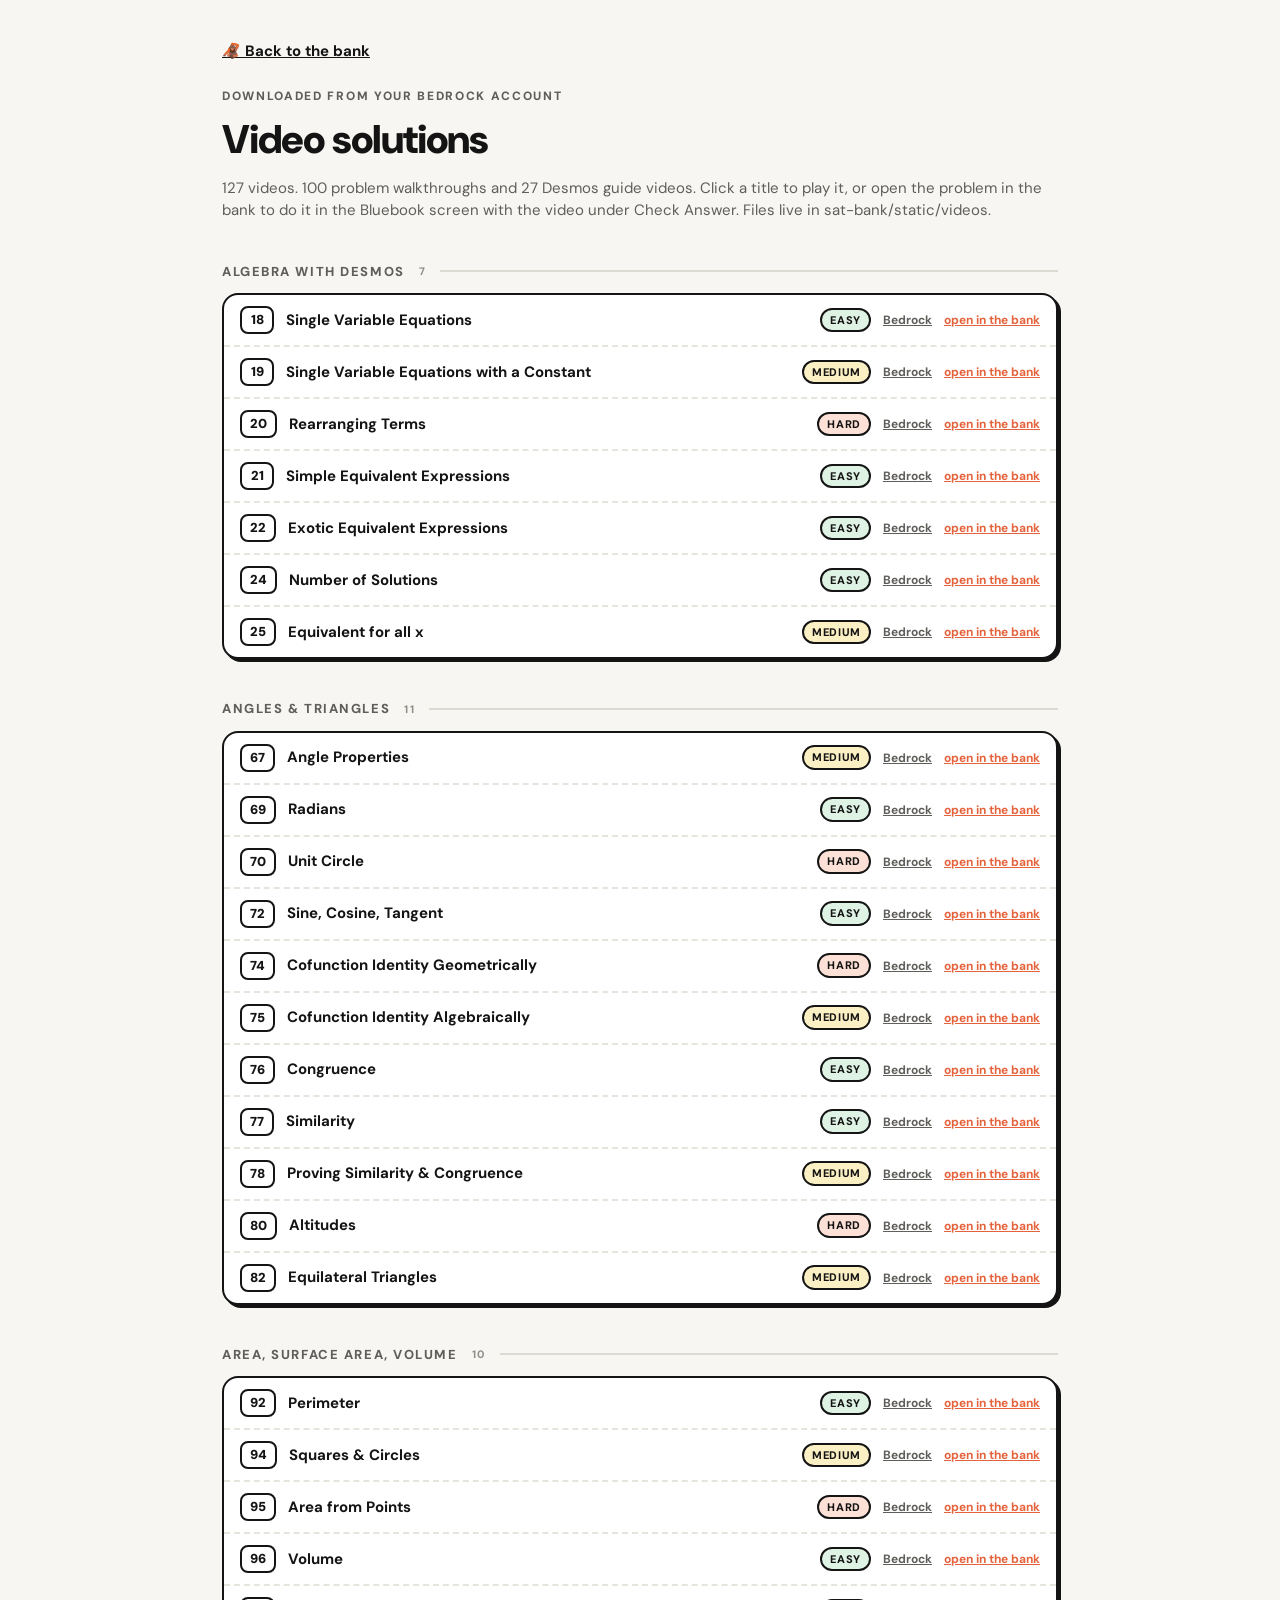
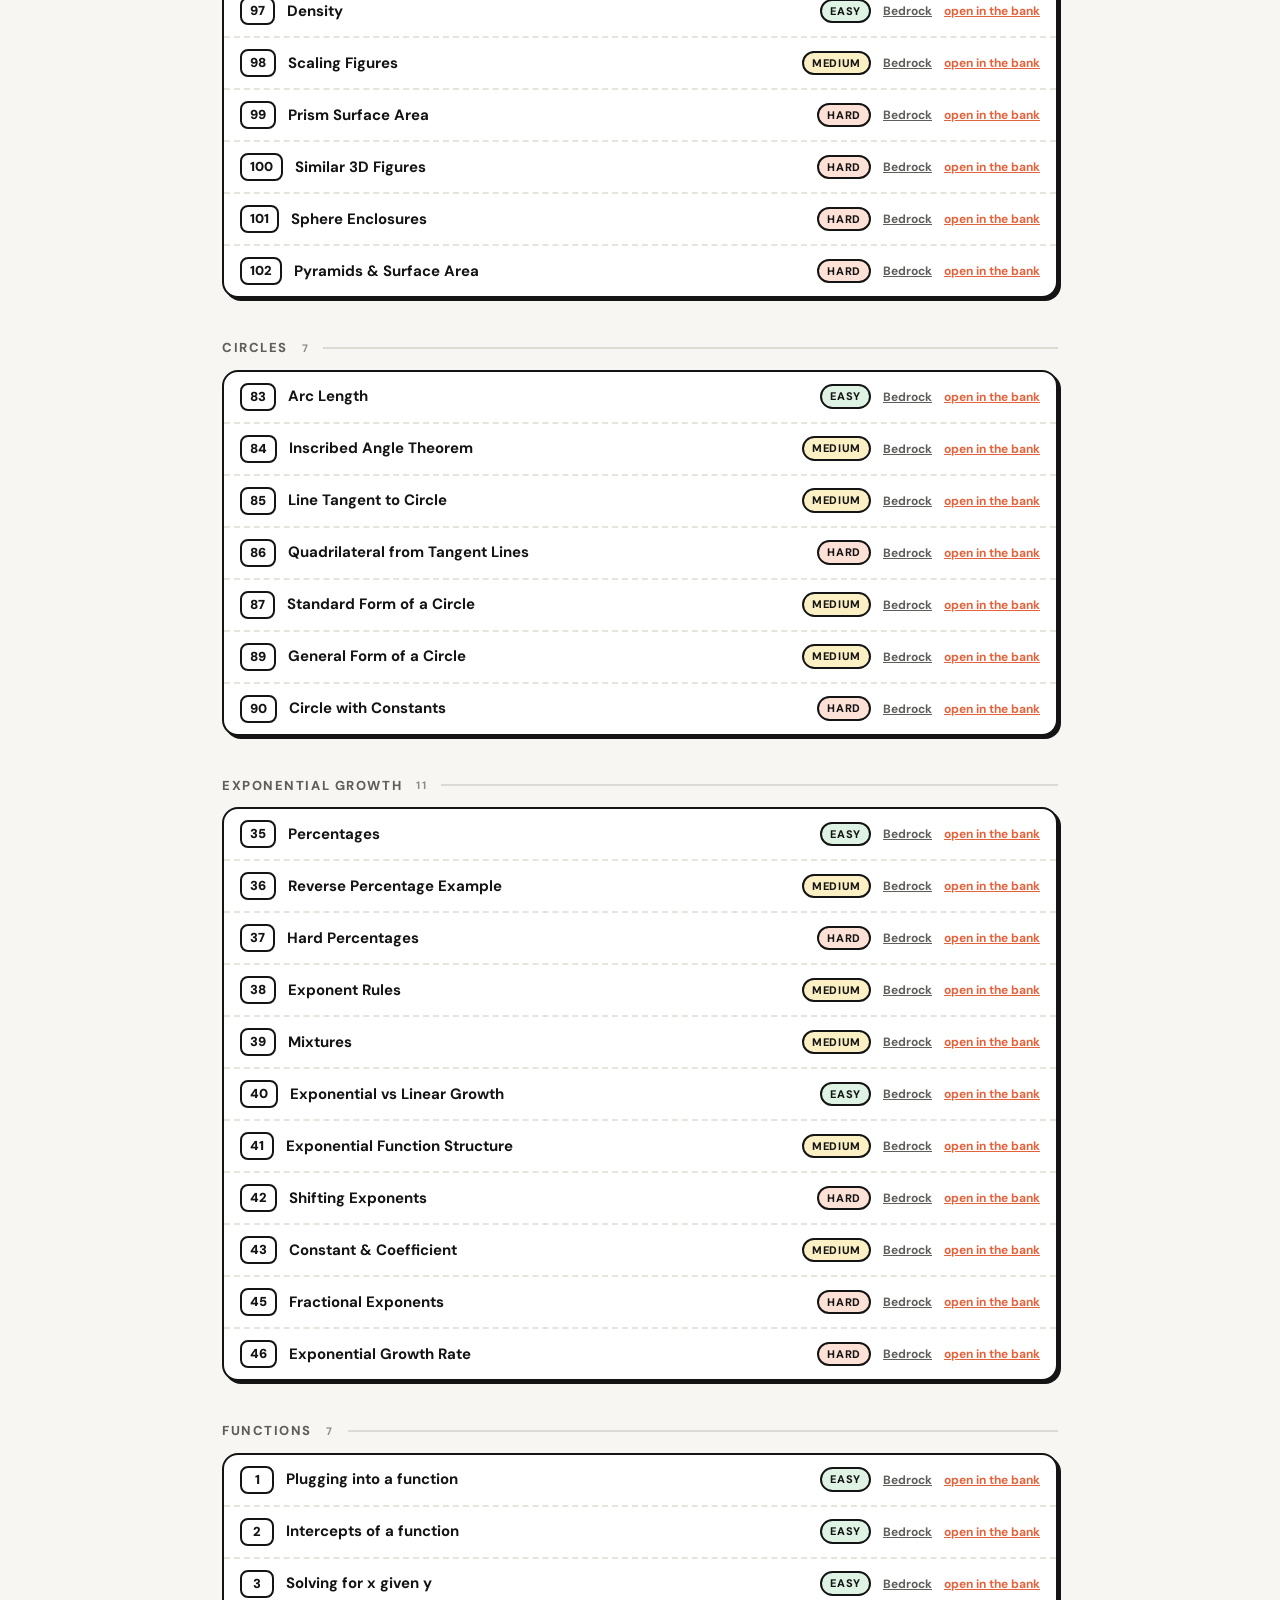
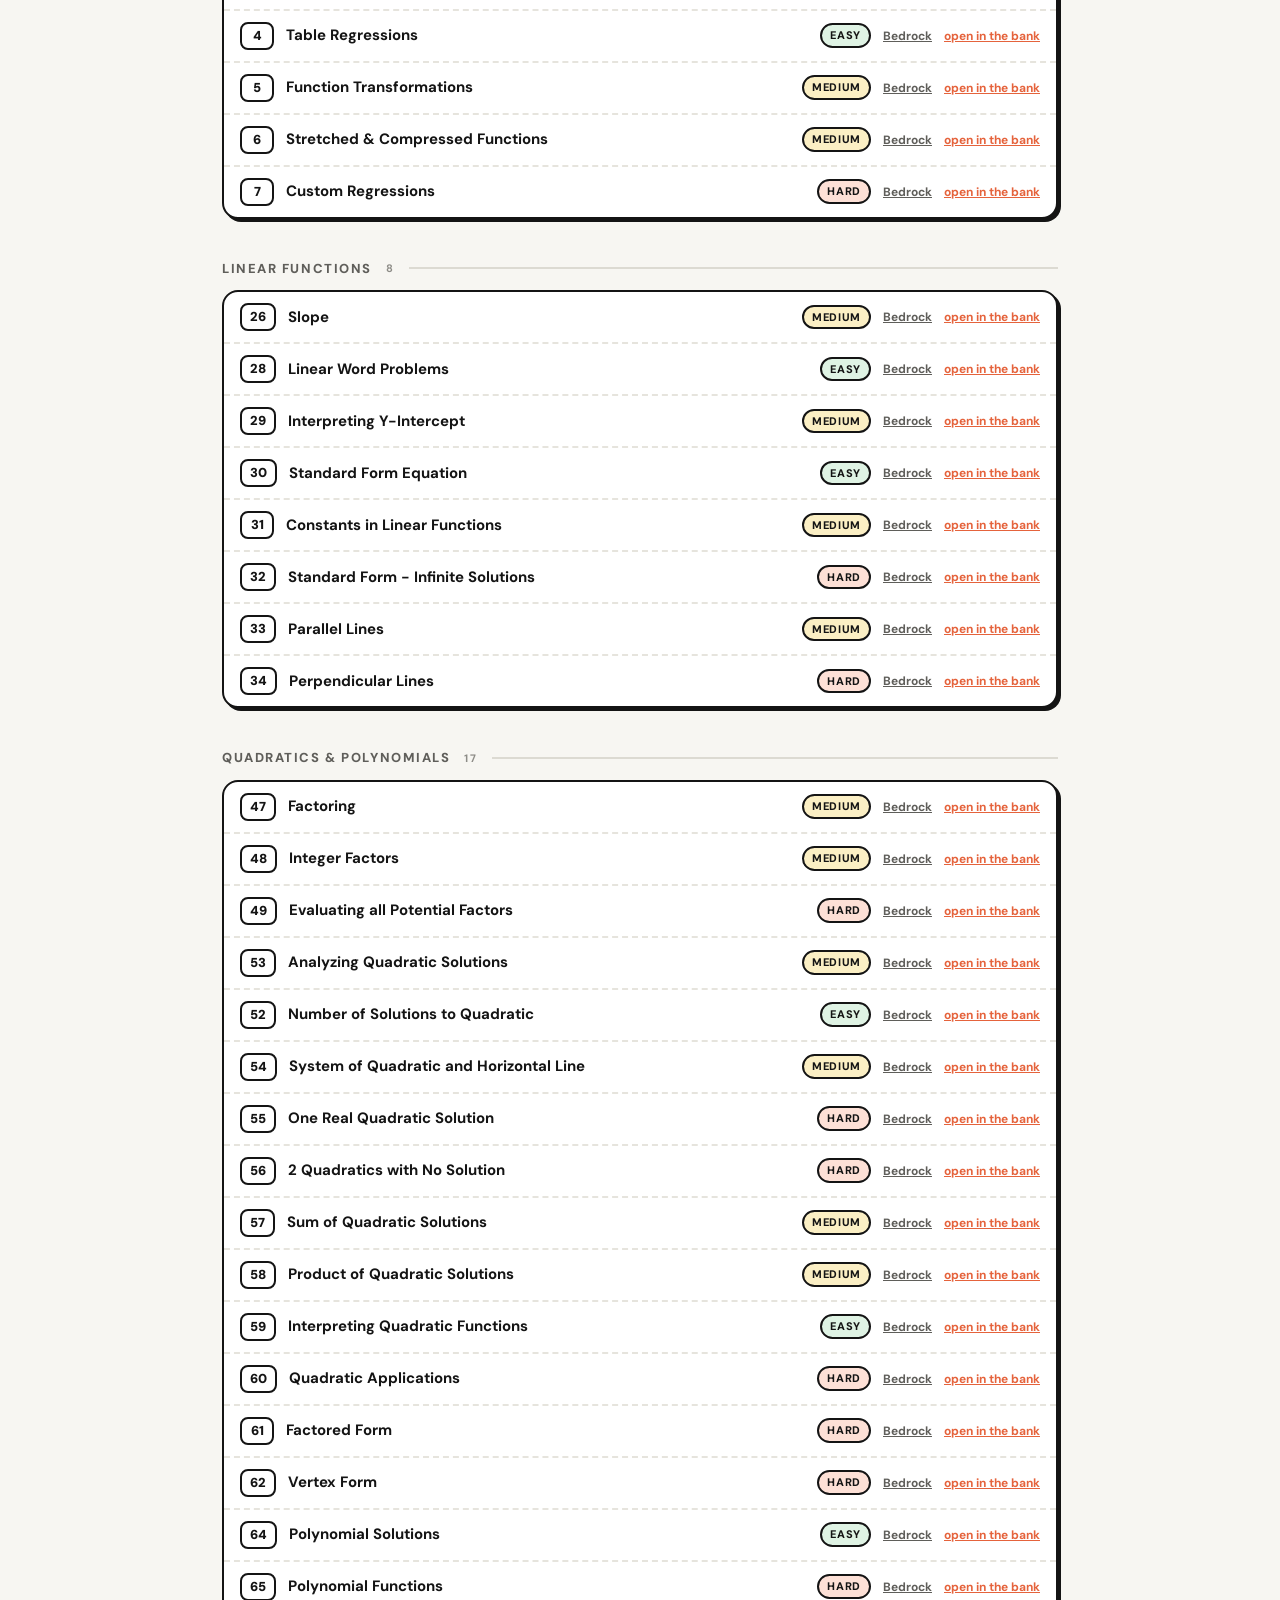
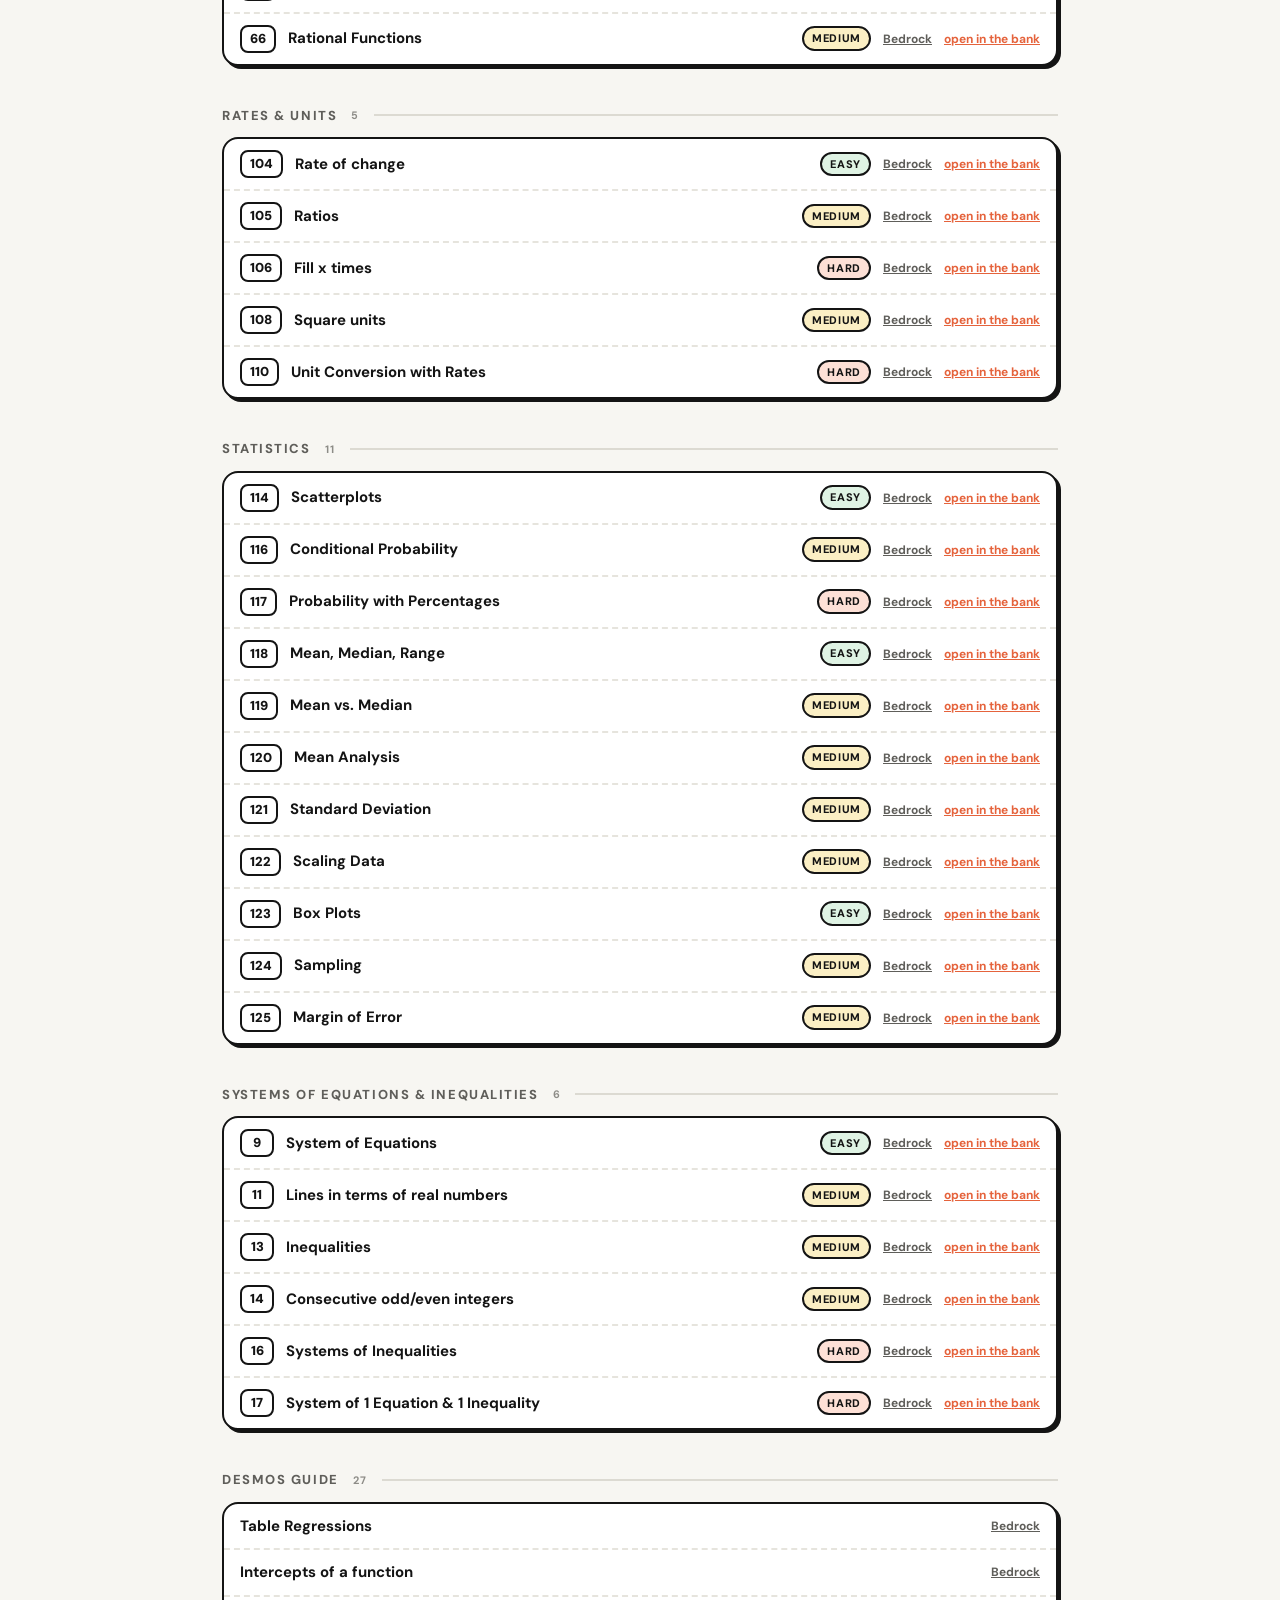
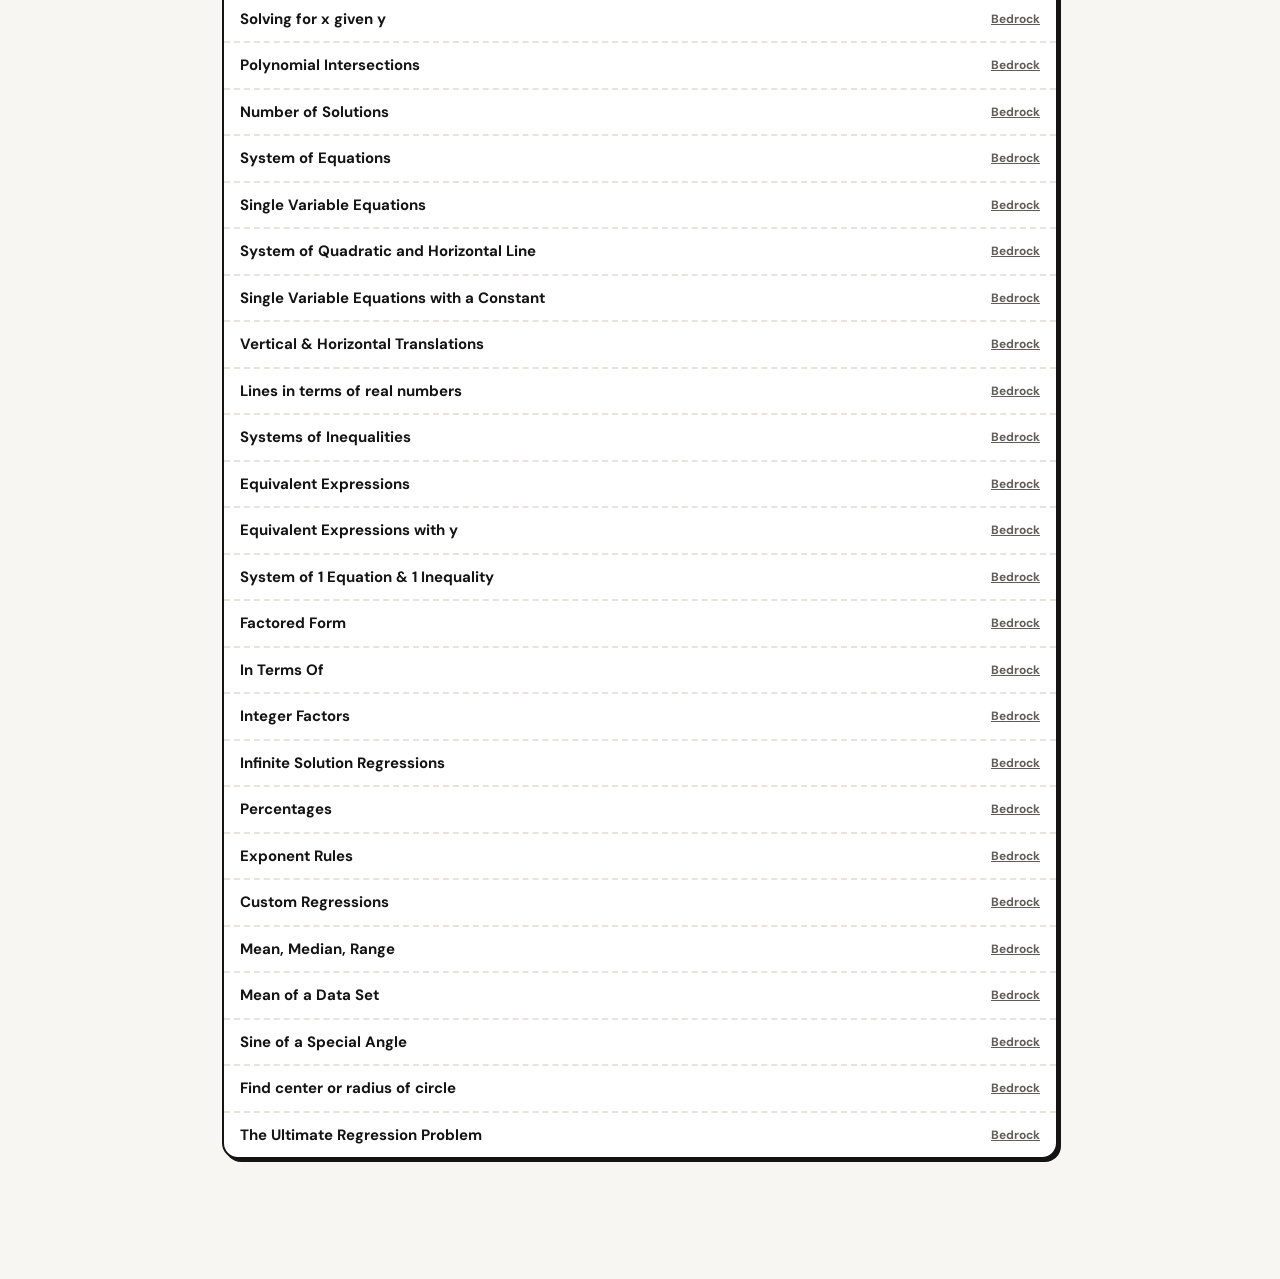
<file: static/videos/index.html>
<!doctype html><html lang="en"><head><meta charset="utf-8"><meta name="viewport" content="width=device-width,initial-scale=1"><title>Bedrock video solutions</title>
<link rel="icon" href="data:image/svg+xml,<svg xmlns=%22http://www.w3.org/2000/svg%22 viewBox=%220 0 100 100%22><text y=%22.9em%22 font-size=%2290%22>🦧</text></svg>">
<link href="https://fonts.googleapis.com/css2?family=DM+Sans:wght@400;500;600;700;800&display=swap" rel="stylesheet">
<style>
:root{--bg:#f7f6f2;--ink:#141414;--ink-60:#5f5e5a;--ink-40:#8d8c87;--coral:#e5633c;--sh:3px 3px 0 var(--ink)}
*{box-sizing:border-box}body{margin:0;background:var(--bg);color:var(--ink);font-family:"DM Sans",system-ui,sans-serif;font-size:15px;line-height:1.5}
.wrap{max-width:900px;margin:0 auto;padding:40px 32px 120px}
.eyebrow{margin:0;font-size:12px;font-weight:800;letter-spacing:.14em;text-transform:uppercase;color:var(--ink-60)}
h1{margin:4px 0 8px;font-size:40px;font-weight:900;letter-spacing:-.03em}.lead{color:var(--ink-60);margin:0 0 36px}
h2{font-size:13px;font-weight:800;letter-spacing:.12em;text-transform:uppercase;color:var(--ink-60);margin:40px 0 12px;display:flex;align-items:center;gap:14px}h2 small{font-weight:700;color:var(--ink-40)}h2:after{content:"";flex:1;height:2px;background:#dcdad2}
ul{list-style:none;margin:0;padding:0;background:#fff;border:2px solid var(--ink);border-radius:16px;overflow:hidden;box-shadow:var(--sh)}
li{display:flex;align-items:center;gap:12px;padding:11px 16px;border-top:2px dashed #e6e4dd}li:first-child{border-top:0}
.n{min-width:34px;height:28px;padding:0 8px;border:2px solid var(--ink);border-radius:8px;display:grid;place-items:center;font-weight:900;font-size:13px;background:#fff}
.t{font-weight:700;color:var(--ink);text-decoration:none;flex:1}.t:hover{text-decoration:underline}
.d{font-size:11px;font-weight:800;text-transform:uppercase;letter-spacing:.06em;padding:2px 8px;border-radius:999px;border:2px solid var(--ink)}.d.easy{background:#dff3e4}.d.medium{background:#fbefc4}.d.hard{background:#fde0d6}
.br,.cb{font-size:12px;font-weight:700;color:var(--ink-60)}.cb{color:var(--coral)}
a.home{display:inline-block;margin-bottom:24px;font-weight:700;color:var(--ink)}
</style></head><body><div class="wrap"><a class="home" href="/">🦧 Back to the bank</a>
<p class="eyebrow">Downloaded from your Bedrock account</p><h1>Video solutions</h1>
<p class="lead">127 videos. 100 problem walkthroughs and 27 Desmos guide videos. Click a title to play it, or open the problem in the bank to do it in the Bluebook screen with the video under Check Answer. Files live in sat-bank/static/videos.</p>
<section><h2>Algebra with Desmos<small>7</small></h2><ul><li><span class="n">18</span><a class="t" href="p_a4vo3fxo.mp4">Single Variable Equations</a><span class="d easy">easy</span><a class="br" href="https://www.bedrockprep.com/problems/p_a4vo3fxo" target="_blank" rel="noopener">Bedrock</a> <a class="cb" href="/#/q/p_a4vo3fxo">open in the bank</a></li><li><span class="n">19</span><a class="t" href="p_i6cux8o5.mp4">Single Variable Equations with a Constant</a><span class="d medium">medium</span><a class="br" href="https://www.bedrockprep.com/problems/p_i6cux8o5" target="_blank" rel="noopener">Bedrock</a> <a class="cb" href="/#/q/p_i6cux8o5">open in the bank</a></li><li><span class="n">20</span><a class="t" href="p_sv3uaqau.mp4">Rearranging Terms</a><span class="d hard">hard</span><a class="br" href="https://www.bedrockprep.com/problems/p_sv3uaqau" target="_blank" rel="noopener">Bedrock</a> <a class="cb" href="/#/q/p_sv3uaqau">open in the bank</a></li><li><span class="n">21</span><a class="t" href="p_19x17fhd.mp4">Simple Equivalent Expressions</a><span class="d easy">easy</span><a class="br" href="https://www.bedrockprep.com/problems/p_19x17fhd" target="_blank" rel="noopener">Bedrock</a> <a class="cb" href="/#/q/p_19x17fhd">open in the bank</a></li><li><span class="n">22</span><a class="t" href="p_4llb5z9w.mp4">Exotic Equivalent Expressions</a><span class="d easy">easy</span><a class="br" href="https://www.bedrockprep.com/problems/p_4llb5z9w" target="_blank" rel="noopener">Bedrock</a> <a class="cb" href="/#/q/p_4llb5z9w">open in the bank</a></li><li><span class="n">24</span><a class="t" href="p_b5zk0b5u.mp4">Number of Solutions</a><span class="d easy">easy</span><a class="br" href="https://www.bedrockprep.com/problems/p_b5zk0b5u" target="_blank" rel="noopener">Bedrock</a> <a class="cb" href="/#/q/p_b5zk0b5u">open in the bank</a></li><li><span class="n">25</span><a class="t" href="p_rwnbq7yc.mp4">Equivalent for all x</a><span class="d medium">medium</span><a class="br" href="https://www.bedrockprep.com/problems/p_rwnbq7yc" target="_blank" rel="noopener">Bedrock</a> <a class="cb" href="/#/q/p_rwnbq7yc">open in the bank</a></li></ul></section><section><h2>Angles &amp; Triangles<small>11</small></h2><ul><li><span class="n">67</span><a class="t" href="p_qfog5xev.mp4">Angle Properties</a><span class="d medium">medium</span><a class="br" href="https://www.bedrockprep.com/problems/p_qfog5xev" target="_blank" rel="noopener">Bedrock</a> <a class="cb" href="/#/q/p_qfog5xev">open in the bank</a></li><li><span class="n">69</span><a class="t" href="p_5jnqn0rw.mp4">Radians</a><span class="d easy">easy</span><a class="br" href="https://www.bedrockprep.com/problems/p_5jnqn0rw" target="_blank" rel="noopener">Bedrock</a> <a class="cb" href="/#/q/p_5jnqn0rw">open in the bank</a></li><li><span class="n">70</span><a class="t" href="p_mx39iu1p.mp4">Unit Circle</a><span class="d hard">hard</span><a class="br" href="https://www.bedrockprep.com/problems/p_mx39iu1p" target="_blank" rel="noopener">Bedrock</a> <a class="cb" href="/#/q/p_mx39iu1p">open in the bank</a></li><li><span class="n">72</span><a class="t" href="p_2y8sarr3.mp4">Sine, Cosine, Tangent</a><span class="d easy">easy</span><a class="br" href="https://www.bedrockprep.com/problems/p_2y8sarr3" target="_blank" rel="noopener">Bedrock</a> <a class="cb" href="/#/q/p_2y8sarr3">open in the bank</a></li><li><span class="n">74</span><a class="t" href="p_p56pb4lm.mp4">Cofunction Identity Geometrically</a><span class="d hard">hard</span><a class="br" href="https://www.bedrockprep.com/problems/p_p56pb4lm" target="_blank" rel="noopener">Bedrock</a> <a class="cb" href="/#/q/p_p56pb4lm">open in the bank</a></li><li><span class="n">75</span><a class="t" href="p_8ly8ftow.mp4">Cofunction Identity Algebraically</a><span class="d medium">medium</span><a class="br" href="https://www.bedrockprep.com/problems/p_8ly8ftow" target="_blank" rel="noopener">Bedrock</a> <a class="cb" href="/#/q/p_8ly8ftow">open in the bank</a></li><li><span class="n">76</span><a class="t" href="p_w91vpdo1.mp4">Congruence</a><span class="d easy">easy</span><a class="br" href="https://www.bedrockprep.com/problems/p_w91vpdo1" target="_blank" rel="noopener">Bedrock</a> <a class="cb" href="/#/q/p_w91vpdo1">open in the bank</a></li><li><span class="n">77</span><a class="t" href="p_el869ua3.mp4">Similarity</a><span class="d easy">easy</span><a class="br" href="https://www.bedrockprep.com/problems/p_el869ua3" target="_blank" rel="noopener">Bedrock</a> <a class="cb" href="/#/q/p_el869ua3">open in the bank</a></li><li><span class="n">78</span><a class="t" href="p_them9qci.mp4">Proving Similarity &amp; Congruence</a><span class="d medium">medium</span><a class="br" href="https://www.bedrockprep.com/problems/p_them9qci" target="_blank" rel="noopener">Bedrock</a> <a class="cb" href="/#/q/p_them9qci">open in the bank</a></li><li><span class="n">80</span><a class="t" href="p_pt9m0h01.mp4">Altitudes</a><span class="d hard">hard</span><a class="br" href="https://www.bedrockprep.com/problems/p_pt9m0h01" target="_blank" rel="noopener">Bedrock</a> <a class="cb" href="/#/q/p_pt9m0h01">open in the bank</a></li><li><span class="n">82</span><a class="t" href="p_37odyjuc.mp4">Equilateral Triangles</a><span class="d medium">medium</span><a class="br" href="https://www.bedrockprep.com/problems/p_37odyjuc" target="_blank" rel="noopener">Bedrock</a> <a class="cb" href="/#/q/p_37odyjuc">open in the bank</a></li></ul></section><section><h2>Area, Surface Area, Volume<small>10</small></h2><ul><li><span class="n">92</span><a class="t" href="p_21jqre78.mp4">Perimeter</a><span class="d easy">easy</span><a class="br" href="https://www.bedrockprep.com/problems/p_21jqre78" target="_blank" rel="noopener">Bedrock</a> <a class="cb" href="/#/q/p_21jqre78">open in the bank</a></li><li><span class="n">94</span><a class="t" href="p_r9w0px7p.mp4">Squares &amp; Circles</a><span class="d medium">medium</span><a class="br" href="https://www.bedrockprep.com/problems/p_r9w0px7p" target="_blank" rel="noopener">Bedrock</a> <a class="cb" href="/#/q/p_r9w0px7p">open in the bank</a></li><li><span class="n">95</span><a class="t" href="p_185hoz5f.mp4">Area from Points</a><span class="d hard">hard</span><a class="br" href="https://www.bedrockprep.com/problems/p_185hoz5f" target="_blank" rel="noopener">Bedrock</a> <a class="cb" href="/#/q/p_185hoz5f">open in the bank</a></li><li><span class="n">96</span><a class="t" href="p_8tslth44.mp4">Volume</a><span class="d easy">easy</span><a class="br" href="https://www.bedrockprep.com/problems/p_8tslth44" target="_blank" rel="noopener">Bedrock</a> <a class="cb" href="/#/q/p_8tslth44">open in the bank</a></li><li><span class="n">97</span><a class="t" href="p_4h2xj80k.mp4">Density</a><span class="d easy">easy</span><a class="br" href="https://www.bedrockprep.com/problems/p_4h2xj80k" target="_blank" rel="noopener">Bedrock</a> <a class="cb" href="/#/q/p_4h2xj80k">open in the bank</a></li><li><span class="n">98</span><a class="t" href="p_qxe7ize9.mp4">Scaling Figures</a><span class="d medium">medium</span><a class="br" href="https://www.bedrockprep.com/problems/p_qxe7ize9" target="_blank" rel="noopener">Bedrock</a> <a class="cb" href="/#/q/p_qxe7ize9">open in the bank</a></li><li><span class="n">99</span><a class="t" href="p_0806tym6.mp4">Prism Surface Area</a><span class="d hard">hard</span><a class="br" href="https://www.bedrockprep.com/problems/p_0806tym6" target="_blank" rel="noopener">Bedrock</a> <a class="cb" href="/#/q/p_0806tym6">open in the bank</a></li><li><span class="n">100</span><a class="t" href="p_g48l7edp.mp4">Similar 3D Figures</a><span class="d hard">hard</span><a class="br" href="https://www.bedrockprep.com/problems/p_g48l7edp" target="_blank" rel="noopener">Bedrock</a> <a class="cb" href="/#/q/p_g48l7edp">open in the bank</a></li><li><span class="n">101</span><a class="t" href="p_wx0t4ayp.mp4">Sphere Enclosures</a><span class="d hard">hard</span><a class="br" href="https://www.bedrockprep.com/problems/p_wx0t4ayp" target="_blank" rel="noopener">Bedrock</a> <a class="cb" href="/#/q/p_wx0t4ayp">open in the bank</a></li><li><span class="n">102</span><a class="t" href="p_lkqcamoi.mp4">Pyramids &amp; Surface Area</a><span class="d hard">hard</span><a class="br" href="https://www.bedrockprep.com/problems/p_lkqcamoi" target="_blank" rel="noopener">Bedrock</a> <a class="cb" href="/#/q/p_lkqcamoi">open in the bank</a></li></ul></section><section><h2>Circles<small>7</small></h2><ul><li><span class="n">83</span><a class="t" href="p_a55f8r2p.mp4">Arc Length</a><span class="d easy">easy</span><a class="br" href="https://www.bedrockprep.com/problems/p_a55f8r2p" target="_blank" rel="noopener">Bedrock</a> <a class="cb" href="/#/q/p_a55f8r2p">open in the bank</a></li><li><span class="n">84</span><a class="t" href="p_wdo7ycjz.mp4">Inscribed Angle Theorem</a><span class="d medium">medium</span><a class="br" href="https://www.bedrockprep.com/problems/p_wdo7ycjz" target="_blank" rel="noopener">Bedrock</a> <a class="cb" href="/#/q/p_wdo7ycjz">open in the bank</a></li><li><span class="n">85</span><a class="t" href="p_7a3zxedl.mp4">Line Tangent to Circle</a><span class="d medium">medium</span><a class="br" href="https://www.bedrockprep.com/problems/p_7a3zxedl" target="_blank" rel="noopener">Bedrock</a> <a class="cb" href="/#/q/p_7a3zxedl">open in the bank</a></li><li><span class="n">86</span><a class="t" href="p_u7gn9ubh.mp4">Quadrilateral from Tangent Lines</a><span class="d hard">hard</span><a class="br" href="https://www.bedrockprep.com/problems/p_u7gn9ubh" target="_blank" rel="noopener">Bedrock</a> <a class="cb" href="/#/q/p_u7gn9ubh">open in the bank</a></li><li><span class="n">87</span><a class="t" href="p_k581j57e.mp4">Standard Form of a Circle</a><span class="d medium">medium</span><a class="br" href="https://www.bedrockprep.com/problems/p_k581j57e" target="_blank" rel="noopener">Bedrock</a> <a class="cb" href="/#/q/p_k581j57e">open in the bank</a></li><li><span class="n">89</span><a class="t" href="p_za0glsqx.mp4">General Form of a Circle</a><span class="d medium">medium</span><a class="br" href="https://www.bedrockprep.com/problems/p_za0glsqx" target="_blank" rel="noopener">Bedrock</a> <a class="cb" href="/#/q/p_za0glsqx">open in the bank</a></li><li><span class="n">90</span><a class="t" href="p_3h457p8p.mp4">Circle with Constants</a><span class="d hard">hard</span><a class="br" href="https://www.bedrockprep.com/problems/p_3h457p8p" target="_blank" rel="noopener">Bedrock</a> <a class="cb" href="/#/q/p_3h457p8p">open in the bank</a></li></ul></section><section><h2>Exponential Growth<small>11</small></h2><ul><li><span class="n">35</span><a class="t" href="p_mdr6rhnq.mp4">Percentages</a><span class="d easy">easy</span><a class="br" href="https://www.bedrockprep.com/problems/p_mdr6rhnq" target="_blank" rel="noopener">Bedrock</a> <a class="cb" href="/#/q/p_mdr6rhnq">open in the bank</a></li><li><span class="n">36</span><a class="t" href="p_3bky055s.mp4">Reverse Percentage Example</a><span class="d medium">medium</span><a class="br" href="https://www.bedrockprep.com/problems/p_3bky055s" target="_blank" rel="noopener">Bedrock</a> <a class="cb" href="/#/q/p_3bky055s">open in the bank</a></li><li><span class="n">37</span><a class="t" href="p_pycdzhd4.mp4">Hard Percentages</a><span class="d hard">hard</span><a class="br" href="https://www.bedrockprep.com/problems/p_pycdzhd4" target="_blank" rel="noopener">Bedrock</a> <a class="cb" href="/#/q/p_pycdzhd4">open in the bank</a></li><li><span class="n">38</span><a class="t" href="p_rtrep25a.mp4">Exponent Rules</a><span class="d medium">medium</span><a class="br" href="https://www.bedrockprep.com/problems/p_rtrep25a" target="_blank" rel="noopener">Bedrock</a> <a class="cb" href="/#/q/p_rtrep25a">open in the bank</a></li><li><span class="n">39</span><a class="t" href="p_uvx9ronz.mp4">Mixtures</a><span class="d medium">medium</span><a class="br" href="https://www.bedrockprep.com/problems/p_uvx9ronz" target="_blank" rel="noopener">Bedrock</a> <a class="cb" href="/#/q/p_uvx9ronz">open in the bank</a></li><li><span class="n">40</span><a class="t" href="p_045a3gce.mp4">Exponential vs Linear Growth</a><span class="d easy">easy</span><a class="br" href="https://www.bedrockprep.com/problems/p_045a3gce" target="_blank" rel="noopener">Bedrock</a> <a class="cb" href="/#/q/p_045a3gce">open in the bank</a></li><li><span class="n">41</span><a class="t" href="p_4prfsnue.mp4">Exponential Function Structure</a><span class="d medium">medium</span><a class="br" href="https://www.bedrockprep.com/problems/p_4prfsnue" target="_blank" rel="noopener">Bedrock</a> <a class="cb" href="/#/q/p_4prfsnue">open in the bank</a></li><li><span class="n">42</span><a class="t" href="p_espssew9.mp4">Shifting Exponents</a><span class="d hard">hard</span><a class="br" href="https://www.bedrockprep.com/problems/p_espssew9" target="_blank" rel="noopener">Bedrock</a> <a class="cb" href="/#/q/p_espssew9">open in the bank</a></li><li><span class="n">43</span><a class="t" href="p_c44ogr4l.mp4">Constant &amp; Coefficient</a><span class="d medium">medium</span><a class="br" href="https://www.bedrockprep.com/problems/p_c44ogr4l" target="_blank" rel="noopener">Bedrock</a> <a class="cb" href="/#/q/p_c44ogr4l">open in the bank</a></li><li><span class="n">45</span><a class="t" href="p_1fm2dl0z.mp4">Fractional Exponents</a><span class="d hard">hard</span><a class="br" href="https://www.bedrockprep.com/problems/p_1fm2dl0z" target="_blank" rel="noopener">Bedrock</a> <a class="cb" href="/#/q/p_1fm2dl0z">open in the bank</a></li><li><span class="n">46</span><a class="t" href="p_hchqxz33.mp4">Exponential Growth Rate</a><span class="d hard">hard</span><a class="br" href="https://www.bedrockprep.com/problems/p_hchqxz33" target="_blank" rel="noopener">Bedrock</a> <a class="cb" href="/#/q/p_hchqxz33">open in the bank</a></li></ul></section><section><h2>Functions<small>7</small></h2><ul><li><span class="n">1</span><a class="t" href="p_y7ngd621.mp4">Plugging into a function</a><span class="d easy">easy</span><a class="br" href="https://www.bedrockprep.com/problems/p_y7ngd621" target="_blank" rel="noopener">Bedrock</a> <a class="cb" href="/#/q/p_y7ngd621">open in the bank</a></li><li><span class="n">2</span><a class="t" href="p_zvgz8tgf.mp4">Intercepts of a function</a><span class="d easy">easy</span><a class="br" href="https://www.bedrockprep.com/problems/p_zvgz8tgf" target="_blank" rel="noopener">Bedrock</a> <a class="cb" href="/#/q/p_zvgz8tgf">open in the bank</a></li><li><span class="n">3</span><a class="t" href="p_pq39xxca.mp4">Solving for x given y</a><span class="d easy">easy</span><a class="br" href="https://www.bedrockprep.com/problems/p_pq39xxca" target="_blank" rel="noopener">Bedrock</a> <a class="cb" href="/#/q/p_pq39xxca">open in the bank</a></li><li><span class="n">4</span><a class="t" href="p_2r2t4chl.mp4">Table Regressions</a><span class="d easy">easy</span><a class="br" href="https://www.bedrockprep.com/problems/p_2r2t4chl" target="_blank" rel="noopener">Bedrock</a> <a class="cb" href="/#/q/p_2r2t4chl">open in the bank</a></li><li><span class="n">5</span><a class="t" href="p_awjvaq9v.mp4">Function Transformations</a><span class="d medium">medium</span><a class="br" href="https://www.bedrockprep.com/problems/p_awjvaq9v" target="_blank" rel="noopener">Bedrock</a> <a class="cb" href="/#/q/p_awjvaq9v">open in the bank</a></li><li><span class="n">6</span><a class="t" href="p_xkm6flae.mp4">Stretched &amp; Compressed Functions</a><span class="d medium">medium</span><a class="br" href="https://www.bedrockprep.com/problems/p_xkm6flae" target="_blank" rel="noopener">Bedrock</a> <a class="cb" href="/#/q/p_xkm6flae">open in the bank</a></li><li><span class="n">7</span><a class="t" href="p_sfcbdayt.mp4">Custom Regressions</a><span class="d hard">hard</span><a class="br" href="https://www.bedrockprep.com/problems/p_sfcbdayt" target="_blank" rel="noopener">Bedrock</a> <a class="cb" href="/#/q/p_sfcbdayt">open in the bank</a></li></ul></section><section><h2>Linear Functions<small>8</small></h2><ul><li><span class="n">26</span><a class="t" href="p_jezcrrgc.mp4">Slope</a><span class="d medium">medium</span><a class="br" href="https://www.bedrockprep.com/problems/p_jezcrrgc" target="_blank" rel="noopener">Bedrock</a> <a class="cb" href="/#/q/p_jezcrrgc">open in the bank</a></li><li><span class="n">28</span><a class="t" href="p_mkz1snys.mp4">Linear Word Problems</a><span class="d easy">easy</span><a class="br" href="https://www.bedrockprep.com/problems/p_mkz1snys" target="_blank" rel="noopener">Bedrock</a> <a class="cb" href="/#/q/p_mkz1snys">open in the bank</a></li><li><span class="n">29</span><a class="t" href="p_1lhant8w.mp4">Interpreting Y-Intercept</a><span class="d medium">medium</span><a class="br" href="https://www.bedrockprep.com/problems/p_1lhant8w" target="_blank" rel="noopener">Bedrock</a> <a class="cb" href="/#/q/p_1lhant8w">open in the bank</a></li><li><span class="n">30</span><a class="t" href="p_p0cdluhr.mp4">Standard Form Equation</a><span class="d easy">easy</span><a class="br" href="https://www.bedrockprep.com/problems/p_p0cdluhr" target="_blank" rel="noopener">Bedrock</a> <a class="cb" href="/#/q/p_p0cdluhr">open in the bank</a></li><li><span class="n">31</span><a class="t" href="p_hpaf1dn3.mp4">Constants in Linear Functions</a><span class="d medium">medium</span><a class="br" href="https://www.bedrockprep.com/problems/p_hpaf1dn3" target="_blank" rel="noopener">Bedrock</a> <a class="cb" href="/#/q/p_hpaf1dn3">open in the bank</a></li><li><span class="n">32</span><a class="t" href="p_d0kkdx9h.mp4">Standard Form - Infinite Solutions</a><span class="d hard">hard</span><a class="br" href="https://www.bedrockprep.com/problems/p_d0kkdx9h" target="_blank" rel="noopener">Bedrock</a> <a class="cb" href="/#/q/p_d0kkdx9h">open in the bank</a></li><li><span class="n">33</span><a class="t" href="p_oso1gbgc.mp4">Parallel Lines</a><span class="d medium">medium</span><a class="br" href="https://www.bedrockprep.com/problems/p_oso1gbgc" target="_blank" rel="noopener">Bedrock</a> <a class="cb" href="/#/q/p_oso1gbgc">open in the bank</a></li><li><span class="n">34</span><a class="t" href="p_2ybshqly.mp4">Perpendicular Lines</a><span class="d hard">hard</span><a class="br" href="https://www.bedrockprep.com/problems/p_2ybshqly" target="_blank" rel="noopener">Bedrock</a> <a class="cb" href="/#/q/p_2ybshqly">open in the bank</a></li></ul></section><section><h2>Quadratics &amp; Polynomials<small>17</small></h2><ul><li><span class="n">47</span><a class="t" href="p_zeo2icbd.mp4">Factoring</a><span class="d medium">medium</span><a class="br" href="https://www.bedrockprep.com/problems/p_zeo2icbd" target="_blank" rel="noopener">Bedrock</a> <a class="cb" href="/#/q/p_zeo2icbd">open in the bank</a></li><li><span class="n">48</span><a class="t" href="p_a20osm9q.mp4">Integer Factors</a><span class="d medium">medium</span><a class="br" href="https://www.bedrockprep.com/problems/p_a20osm9q" target="_blank" rel="noopener">Bedrock</a> <a class="cb" href="/#/q/p_a20osm9q">open in the bank</a></li><li><span class="n">49</span><a class="t" href="p_tahvl5qt.mp4">Evaluating all Potential Factors</a><span class="d hard">hard</span><a class="br" href="https://www.bedrockprep.com/problems/p_tahvl5qt" target="_blank" rel="noopener">Bedrock</a> <a class="cb" href="/#/q/p_tahvl5qt">open in the bank</a></li><li><span class="n">53</span><a class="t" href="p_0zeijfs2.mp4">Analyzing Quadratic Solutions</a><span class="d medium">medium</span><a class="br" href="https://www.bedrockprep.com/problems/p_0zeijfs2" target="_blank" rel="noopener">Bedrock</a> <a class="cb" href="/#/q/p_0zeijfs2">open in the bank</a></li><li><span class="n">52</span><a class="t" href="p_kqsi5fn2.mp4">Number of Solutions to Quadratic</a><span class="d easy">easy</span><a class="br" href="https://www.bedrockprep.com/problems/p_kqsi5fn2" target="_blank" rel="noopener">Bedrock</a> <a class="cb" href="/#/q/p_kqsi5fn2">open in the bank</a></li><li><span class="n">54</span><a class="t" href="p_v3re8aj3.mp4">System of Quadratic and Horizontal Line</a><span class="d medium">medium</span><a class="br" href="https://www.bedrockprep.com/problems/p_v3re8aj3" target="_blank" rel="noopener">Bedrock</a> <a class="cb" href="/#/q/p_v3re8aj3">open in the bank</a></li><li><span class="n">55</span><a class="t" href="p_hwd3c4vd.mp4">One Real Quadratic Solution</a><span class="d hard">hard</span><a class="br" href="https://www.bedrockprep.com/problems/p_hwd3c4vd" target="_blank" rel="noopener">Bedrock</a> <a class="cb" href="/#/q/p_hwd3c4vd">open in the bank</a></li><li><span class="n">56</span><a class="t" href="p_c07bxnm4.mp4">2 Quadratics with No Solution</a><span class="d hard">hard</span><a class="br" href="https://www.bedrockprep.com/problems/p_c07bxnm4" target="_blank" rel="noopener">Bedrock</a> <a class="cb" href="/#/q/p_c07bxnm4">open in the bank</a></li><li><span class="n">57</span><a class="t" href="p_swhb7ath.mp4">Sum of Quadratic Solutions</a><span class="d medium">medium</span><a class="br" href="https://www.bedrockprep.com/problems/p_swhb7ath" target="_blank" rel="noopener">Bedrock</a> <a class="cb" href="/#/q/p_swhb7ath">open in the bank</a></li><li><span class="n">58</span><a class="t" href="p_f0awifmr.mp4">Product of Quadratic Solutions</a><span class="d medium">medium</span><a class="br" href="https://www.bedrockprep.com/problems/p_f0awifmr" target="_blank" rel="noopener">Bedrock</a> <a class="cb" href="/#/q/p_f0awifmr">open in the bank</a></li><li><span class="n">59</span><a class="t" href="p_4xn8jmvn.mp4">Interpreting Quadratic Functions</a><span class="d easy">easy</span><a class="br" href="https://www.bedrockprep.com/problems/p_4xn8jmvn" target="_blank" rel="noopener">Bedrock</a> <a class="cb" href="/#/q/p_4xn8jmvn">open in the bank</a></li><li><span class="n">60</span><a class="t" href="p_ps8sglh4.mp4">Quadratic Applications</a><span class="d hard">hard</span><a class="br" href="https://www.bedrockprep.com/problems/p_ps8sglh4" target="_blank" rel="noopener">Bedrock</a> <a class="cb" href="/#/q/p_ps8sglh4">open in the bank</a></li><li><span class="n">61</span><a class="t" href="p_wbsfrf26.mp4">Factored Form</a><span class="d hard">hard</span><a class="br" href="https://www.bedrockprep.com/problems/p_wbsfrf26" target="_blank" rel="noopener">Bedrock</a> <a class="cb" href="/#/q/p_wbsfrf26">open in the bank</a></li><li><span class="n">62</span><a class="t" href="p_gz7zs02o.mp4">Vertex Form</a><span class="d hard">hard</span><a class="br" href="https://www.bedrockprep.com/problems/p_gz7zs02o" target="_blank" rel="noopener">Bedrock</a> <a class="cb" href="/#/q/p_gz7zs02o">open in the bank</a></li><li><span class="n">64</span><a class="t" href="p_pzhhoid9.mp4">Polynomial Solutions</a><span class="d easy">easy</span><a class="br" href="https://www.bedrockprep.com/problems/p_pzhhoid9" target="_blank" rel="noopener">Bedrock</a> <a class="cb" href="/#/q/p_pzhhoid9">open in the bank</a></li><li><span class="n">65</span><a class="t" href="p_3bqj7wg9.mp4">Polynomial Functions</a><span class="d hard">hard</span><a class="br" href="https://www.bedrockprep.com/problems/p_3bqj7wg9" target="_blank" rel="noopener">Bedrock</a> <a class="cb" href="/#/q/p_3bqj7wg9">open in the bank</a></li><li><span class="n">66</span><a class="t" href="p_l05qsgce.mp4">Rational Functions</a><span class="d medium">medium</span><a class="br" href="https://www.bedrockprep.com/problems/p_l05qsgce" target="_blank" rel="noopener">Bedrock</a> <a class="cb" href="/#/q/p_l05qsgce">open in the bank</a></li></ul></section><section><h2>Rates &amp; Units<small>5</small></h2><ul><li><span class="n">104</span><a class="t" href="p_lmjfq1qz.mp4">Rate of change</a><span class="d easy">easy</span><a class="br" href="https://www.bedrockprep.com/problems/p_lmjfq1qz" target="_blank" rel="noopener">Bedrock</a> <a class="cb" href="/#/q/p_lmjfq1qz">open in the bank</a></li><li><span class="n">105</span><a class="t" href="p_y33zvvtj.mp4">Ratios</a><span class="d medium">medium</span><a class="br" href="https://www.bedrockprep.com/problems/p_y33zvvtj" target="_blank" rel="noopener">Bedrock</a> <a class="cb" href="/#/q/p_y33zvvtj">open in the bank</a></li><li><span class="n">106</span><a class="t" href="p_17dls4r5.mp4">Fill x times</a><span class="d hard">hard</span><a class="br" href="https://www.bedrockprep.com/problems/p_17dls4r5" target="_blank" rel="noopener">Bedrock</a> <a class="cb" href="/#/q/p_17dls4r5">open in the bank</a></li><li><span class="n">108</span><a class="t" href="p_l09j2ynl.mp4">Square units</a><span class="d medium">medium</span><a class="br" href="https://www.bedrockprep.com/problems/p_l09j2ynl" target="_blank" rel="noopener">Bedrock</a> <a class="cb" href="/#/q/p_l09j2ynl">open in the bank</a></li><li><span class="n">110</span><a class="t" href="p_37te1qdu.mp4">Unit Conversion with Rates</a><span class="d hard">hard</span><a class="br" href="https://www.bedrockprep.com/problems/p_37te1qdu" target="_blank" rel="noopener">Bedrock</a> <a class="cb" href="/#/q/p_37te1qdu">open in the bank</a></li></ul></section><section><h2>Statistics<small>11</small></h2><ul><li><span class="n">114</span><a class="t" href="p_iyf279g4.mp4">Scatterplots</a><span class="d easy">easy</span><a class="br" href="https://www.bedrockprep.com/problems/p_iyf279g4" target="_blank" rel="noopener">Bedrock</a> <a class="cb" href="/#/q/p_iyf279g4">open in the bank</a></li><li><span class="n">116</span><a class="t" href="p_c0dsrwbg.mp4">Conditional Probability</a><span class="d medium">medium</span><a class="br" href="https://www.bedrockprep.com/problems/p_c0dsrwbg" target="_blank" rel="noopener">Bedrock</a> <a class="cb" href="/#/q/p_c0dsrwbg">open in the bank</a></li><li><span class="n">117</span><a class="t" href="p_xz37n8l5.mp4">Probability with Percentages</a><span class="d hard">hard</span><a class="br" href="https://www.bedrockprep.com/problems/p_xz37n8l5" target="_blank" rel="noopener">Bedrock</a> <a class="cb" href="/#/q/p_xz37n8l5">open in the bank</a></li><li><span class="n">118</span><a class="t" href="p_2zy4v8w0.mp4">Mean, Median, Range</a><span class="d easy">easy</span><a class="br" href="https://www.bedrockprep.com/problems/p_2zy4v8w0" target="_blank" rel="noopener">Bedrock</a> <a class="cb" href="/#/q/p_2zy4v8w0">open in the bank</a></li><li><span class="n">119</span><a class="t" href="p_xsfe9i8g.mp4">Mean vs. Median</a><span class="d medium">medium</span><a class="br" href="https://www.bedrockprep.com/problems/p_xsfe9i8g" target="_blank" rel="noopener">Bedrock</a> <a class="cb" href="/#/q/p_xsfe9i8g">open in the bank</a></li><li><span class="n">120</span><a class="t" href="p_xkd6c1ko.mp4">Mean Analysis</a><span class="d medium">medium</span><a class="br" href="https://www.bedrockprep.com/problems/p_xkd6c1ko" target="_blank" rel="noopener">Bedrock</a> <a class="cb" href="/#/q/p_xkd6c1ko">open in the bank</a></li><li><span class="n">121</span><a class="t" href="p_c28sb7be.mp4">Standard Deviation</a><span class="d medium">medium</span><a class="br" href="https://www.bedrockprep.com/problems/p_c28sb7be" target="_blank" rel="noopener">Bedrock</a> <a class="cb" href="/#/q/p_c28sb7be">open in the bank</a></li><li><span class="n">122</span><a class="t" href="p_ejb2spp4.mp4">Scaling Data</a><span class="d medium">medium</span><a class="br" href="https://www.bedrockprep.com/problems/p_ejb2spp4" target="_blank" rel="noopener">Bedrock</a> <a class="cb" href="/#/q/p_ejb2spp4">open in the bank</a></li><li><span class="n">123</span><a class="t" href="p_kvhenc2s.mp4">Box Plots</a><span class="d easy">easy</span><a class="br" href="https://www.bedrockprep.com/problems/p_kvhenc2s" target="_blank" rel="noopener">Bedrock</a> <a class="cb" href="/#/q/p_kvhenc2s">open in the bank</a></li><li><span class="n">124</span><a class="t" href="p_43y393z1.mp4">Sampling</a><span class="d medium">medium</span><a class="br" href="https://www.bedrockprep.com/problems/p_43y393z1" target="_blank" rel="noopener">Bedrock</a> <a class="cb" href="/#/q/p_43y393z1">open in the bank</a></li><li><span class="n">125</span><a class="t" href="p_3o6nm74v.mp4">Margin of Error</a><span class="d medium">medium</span><a class="br" href="https://www.bedrockprep.com/problems/p_3o6nm74v" target="_blank" rel="noopener">Bedrock</a> <a class="cb" href="/#/q/p_3o6nm74v">open in the bank</a></li></ul></section><section><h2>Systems of Equations &amp; Inequalities<small>6</small></h2><ul><li><span class="n">9</span><a class="t" href="p_stzryb4d.mp4">System of Equations</a><span class="d easy">easy</span><a class="br" href="https://www.bedrockprep.com/problems/p_stzryb4d" target="_blank" rel="noopener">Bedrock</a> <a class="cb" href="/#/q/p_stzryb4d">open in the bank</a></li><li><span class="n">11</span><a class="t" href="p_ikn6o792.mp4">Lines in terms of real numbers</a><span class="d medium">medium</span><a class="br" href="https://www.bedrockprep.com/problems/p_ikn6o792" target="_blank" rel="noopener">Bedrock</a> <a class="cb" href="/#/q/p_ikn6o792">open in the bank</a></li><li><span class="n">13</span><a class="t" href="p_hnyvb0kp.mp4">Inequalities</a><span class="d medium">medium</span><a class="br" href="https://www.bedrockprep.com/problems/p_hnyvb0kp" target="_blank" rel="noopener">Bedrock</a> <a class="cb" href="/#/q/p_hnyvb0kp">open in the bank</a></li><li><span class="n">14</span><a class="t" href="p_zvipno4k.mp4">Consecutive odd/even integers</a><span class="d medium">medium</span><a class="br" href="https://www.bedrockprep.com/problems/p_zvipno4k" target="_blank" rel="noopener">Bedrock</a> <a class="cb" href="/#/q/p_zvipno4k">open in the bank</a></li><li><span class="n">16</span><a class="t" href="p_vheazeoq.mp4">Systems of Inequalities</a><span class="d hard">hard</span><a class="br" href="https://www.bedrockprep.com/problems/p_vheazeoq" target="_blank" rel="noopener">Bedrock</a> <a class="cb" href="/#/q/p_vheazeoq">open in the bank</a></li><li><span class="n">17</span><a class="t" href="p_ydlb484q.mp4">System of 1 Equation &amp; 1 Inequality</a><span class="d hard">hard</span><a class="br" href="https://www.bedrockprep.com/problems/p_ydlb484q" target="_blank" rel="noopener">Bedrock</a> <a class="cb" href="/#/q/p_ydlb484q">open in the bank</a></li></ul></section><section><h2>Desmos guide<small>27</small></h2><ul><li><a class="t" href="desmos001.mp4">Table Regressions</a><a class="br" href="https://www.bedrockprep.com/problems/desmos001" target="_blank" rel="noopener">Bedrock</a></li><li><a class="t" href="desmos002.mp4">Intercepts of a function</a><a class="br" href="https://www.bedrockprep.com/problems/desmos002" target="_blank" rel="noopener">Bedrock</a></li><li><a class="t" href="desmos003.mp4">Solving for x given y</a><a class="br" href="https://www.bedrockprep.com/problems/desmos003" target="_blank" rel="noopener">Bedrock</a></li><li><a class="t" href="desmos004.mp4">Polynomial Intersections</a><a class="br" href="https://www.bedrockprep.com/problems/desmos004" target="_blank" rel="noopener">Bedrock</a></li><li><a class="t" href="desmos007.mp4">Number of Solutions</a><a class="br" href="https://www.bedrockprep.com/problems/desmos007" target="_blank" rel="noopener">Bedrock</a></li><li><a class="t" href="desmos006.mp4">System of Equations</a><a class="br" href="https://www.bedrockprep.com/problems/desmos006" target="_blank" rel="noopener">Bedrock</a></li><li><a class="t" href="desmos009.mp4">Single Variable Equations</a><a class="br" href="https://www.bedrockprep.com/problems/desmos009" target="_blank" rel="noopener">Bedrock</a></li><li><a class="t" href="desmos008.mp4">System of Quadratic and Horizontal Line</a><a class="br" href="https://www.bedrockprep.com/problems/desmos008" target="_blank" rel="noopener">Bedrock</a></li><li><a class="t" href="desmos010.mp4">Single Variable Equations with a Constant</a><a class="br" href="https://www.bedrockprep.com/problems/desmos010" target="_blank" rel="noopener">Bedrock</a></li><li><a class="t" href="desmos005.mp4">Vertical &amp; Horizontal Translations</a><a class="br" href="https://www.bedrockprep.com/problems/desmos005" target="_blank" rel="noopener">Bedrock</a></li><li><a class="t" href="desmos011.mp4">Lines in terms of real numbers</a><a class="br" href="https://www.bedrockprep.com/problems/desmos011" target="_blank" rel="noopener">Bedrock</a></li><li><a class="t" href="desmos012.mp4">Systems of Inequalities</a><a class="br" href="https://www.bedrockprep.com/problems/desmos012" target="_blank" rel="noopener">Bedrock</a></li><li><a class="t" href="desmos013.mp4">Equivalent Expressions</a><a class="br" href="https://www.bedrockprep.com/problems/desmos013" target="_blank" rel="noopener">Bedrock</a></li><li><a class="t" href="desmos014.mp4">Equivalent Expressions with y</a><a class="br" href="https://www.bedrockprep.com/problems/desmos014" target="_blank" rel="noopener">Bedrock</a></li><li><a class="t" href="desmos017.mp4">System of 1 Equation &amp; 1 Inequality</a><a class="br" href="https://www.bedrockprep.com/problems/desmos017" target="_blank" rel="noopener">Bedrock</a></li><li><a class="t" href="desmos019.mp4">Factored Form</a><a class="br" href="https://www.bedrockprep.com/problems/desmos019" target="_blank" rel="noopener">Bedrock</a></li><li><a class="t" href="desmos021.mp4">In Terms Of</a><a class="br" href="https://www.bedrockprep.com/problems/desmos021" target="_blank" rel="noopener">Bedrock</a></li><li><a class="t" href="desmos020.mp4">Integer Factors</a><a class="br" href="https://www.bedrockprep.com/problems/desmos020" target="_blank" rel="noopener">Bedrock</a></li><li><a class="t" href="desmos016.mp4">Infinite Solution Regressions</a><a class="br" href="https://www.bedrockprep.com/problems/desmos016" target="_blank" rel="noopener">Bedrock</a></li><li><a class="t" href="desmos022.mp4">Percentages</a><a class="br" href="https://www.bedrockprep.com/problems/desmos022" target="_blank" rel="noopener">Bedrock</a></li><li><a class="t" href="desmos018.mp4">Exponent Rules</a><a class="br" href="https://www.bedrockprep.com/problems/desmos018" target="_blank" rel="noopener">Bedrock</a></li><li><a class="t" href="desmos015.mp4">Custom Regressions</a><a class="br" href="https://www.bedrockprep.com/problems/desmos015" target="_blank" rel="noopener">Bedrock</a></li><li><a class="t" href="desmos023.mp4">Mean, Median, Range</a><a class="br" href="https://www.bedrockprep.com/problems/desmos023" target="_blank" rel="noopener">Bedrock</a></li><li><a class="t" href="desmos024.mp4">Mean of a Data Set</a><a class="br" href="https://www.bedrockprep.com/problems/desmos024" target="_blank" rel="noopener">Bedrock</a></li><li><a class="t" href="desmos025.mp4">Sine of a Special Angle</a><a class="br" href="https://www.bedrockprep.com/problems/desmos025" target="_blank" rel="noopener">Bedrock</a></li><li><a class="t" href="desmos026.mp4">Find center or radius of circle</a><a class="br" href="https://www.bedrockprep.com/problems/desmos026" target="_blank" rel="noopener">Bedrock</a></li><li><a class="t" href="desmos027.mp4">The Ultimate Regression Problem</a><a class="br" href="https://www.bedrockprep.com/problems/desmos027" target="_blank" rel="noopener">Bedrock</a></li></ul></section></div></body></html>
</file>
